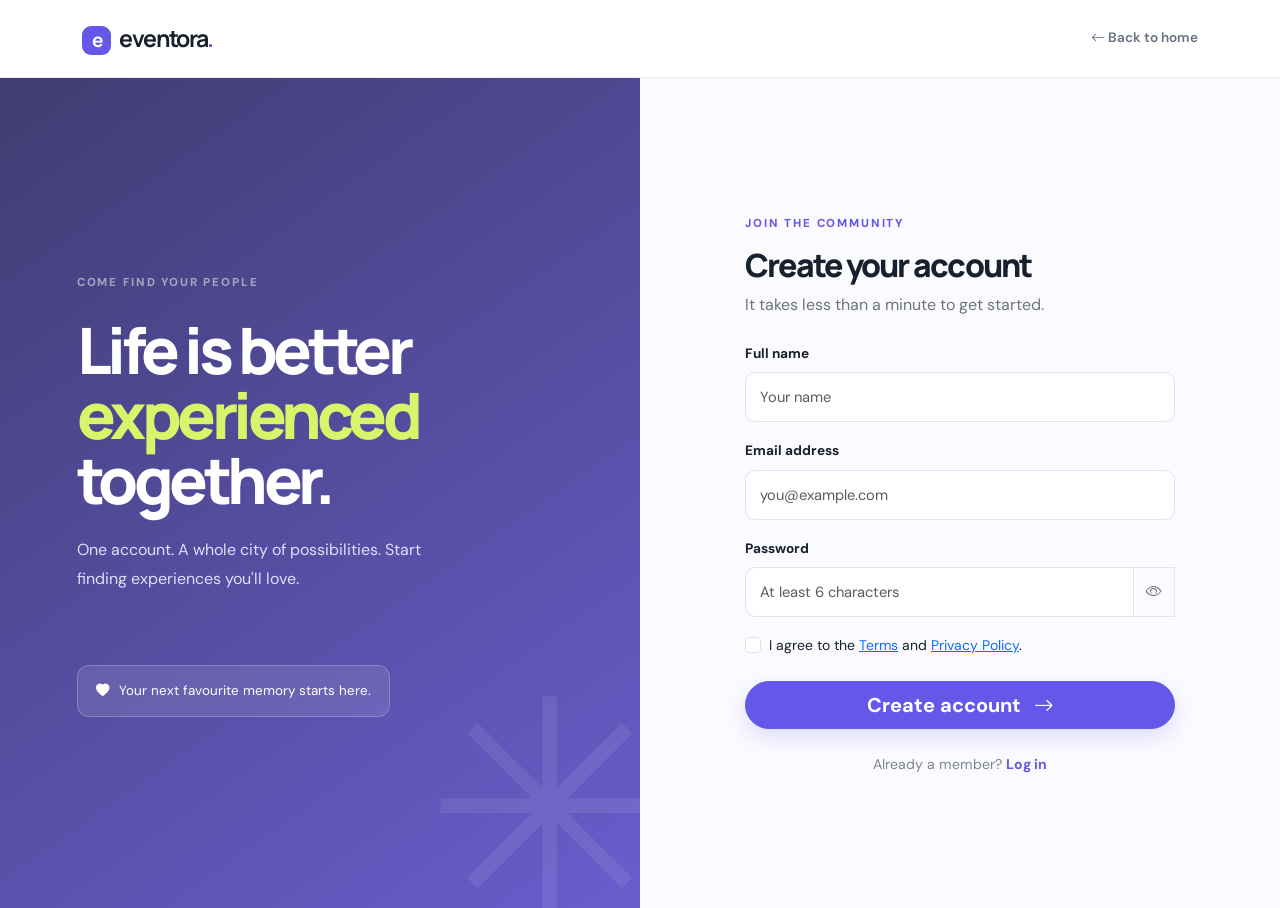
<file: index.html>
<!DOCTYPE html>
<html lang="en">
<head>
    <meta charset="UTF-8">
    <meta name="viewport" content="width=device-width, initial-scale=1.0">
    <title>Create Account — Eventora</title>

    <link href="https://cdn.jsdelivr.net/npm/bootstrap@5.3.3/dist/css/bootstrap.min.css" rel="stylesheet">
    <link href="https://cdn.jsdelivr.net/npm/bootstrap-icons@1.11.3/font/bootstrap-icons.min.css" rel="stylesheet">
    <link href="assets/css/style.css" rel="stylesheet">
</head>

<body class="auth-body">

<nav class="navbar nav-glass">
    <div class="container">
        <a class="navbar-brand fw-bold" href="home.html">
            <span class="brand-mark">e</span> eventora<span class="brand-dot">.</span>
        </a>
        <a href="home.html" class="back-link">
            <i class="bi bi-arrow-left"></i> Back to home
        </a>
    </div>
</nav>

<main class="auth-wrap">

    <div class="auth-visual register-visual">
        <div class="auth-visual-content">
            <span class="eyebrow text-white-50">COME FIND YOUR PEOPLE</span>
            <h1>Life is better<br><span>experienced</span><br>together.</h1>
            <p>One account. A whole city of possibilities. Start finding experiences you'll love.</p>

            <div class="auth-note">
                <i class="bi bi-heart-fill"></i>
                Your next favourite memory starts here.
            </div>
        </div>
    </div>

    <div class="auth-form-side">
        <div class="auth-form">

            <span class="eyebrow">JOIN THE COMMUNITY</span>
            <h2>Create your account</h2>
            <p class="text-secondary mb-4">It takes less than a minute to get started.</p>

            <div id="registerError" class="alert alert-danger d-none"></div>

            <form id="registerForm" class="needs-validation" novalidate>

                <div class="mb-3">
                    <label class="form-label">Full name</label>
                    <input type="text" id="name" class="form-control"
                           placeholder="Your name" required minlength="2">
                    <div class="invalid-feedback">Please enter your name.</div>
                </div>

                <div class="mb-3">
                    <label class="form-label">Email address</label>
                    <input type="email" id="email" class="form-control"
                           placeholder="you@example.com" required>
                    <div class="invalid-feedback">Enter a valid email address.</div>
                </div>

                <div class="mb-3">
                    <label class="form-label">Password</label>

                    <div class="input-group">
                        <input type="password" id="password"
                               class="form-control password-field"
                               placeholder="At least 6 characters"
                               required minlength="6">

                        <button class="btn btn-outline-secondary toggle-password"
                                type="button" aria-label="Show password">
                            <i class="bi bi-eye"></i>
                        </button>

                        <div class="invalid-feedback">Use at least 6 characters.</div>
                    </div>
                </div>

                <div class="form-check mb-4">
                    <input class="form-check-input" type="checkbox"
                           id="terms" required>

                    <label class="form-check-label small" for="terms">
                        I agree to the
                        <a href="#" data-demo-link>Terms</a> and
                        <a href="#" data-demo-link>Privacy Policy</a>.
                    </label>

                    <div class="invalid-feedback">
                        Please accept before continuing.
                    </div>
                </div>

                <button class="btn btn-primary btn-lg rounded-pill w-100"
                        type="submit">
                    Create account
                    <i class="bi bi-arrow-right ms-2"></i>
                </button>

            </form>

            <div class="auth-switch">
                Already a member? <a href="login.html">Log in</a>
            </div>

        </div>
    </div>

</main>

<script src="https://cdn.jsdelivr.net/npm/bootstrap@5.3.3/dist/js/bootstrap.bundle.min.js"></script>
<script src="assets/js/app.js"></script>

</body>
</html>
</file>
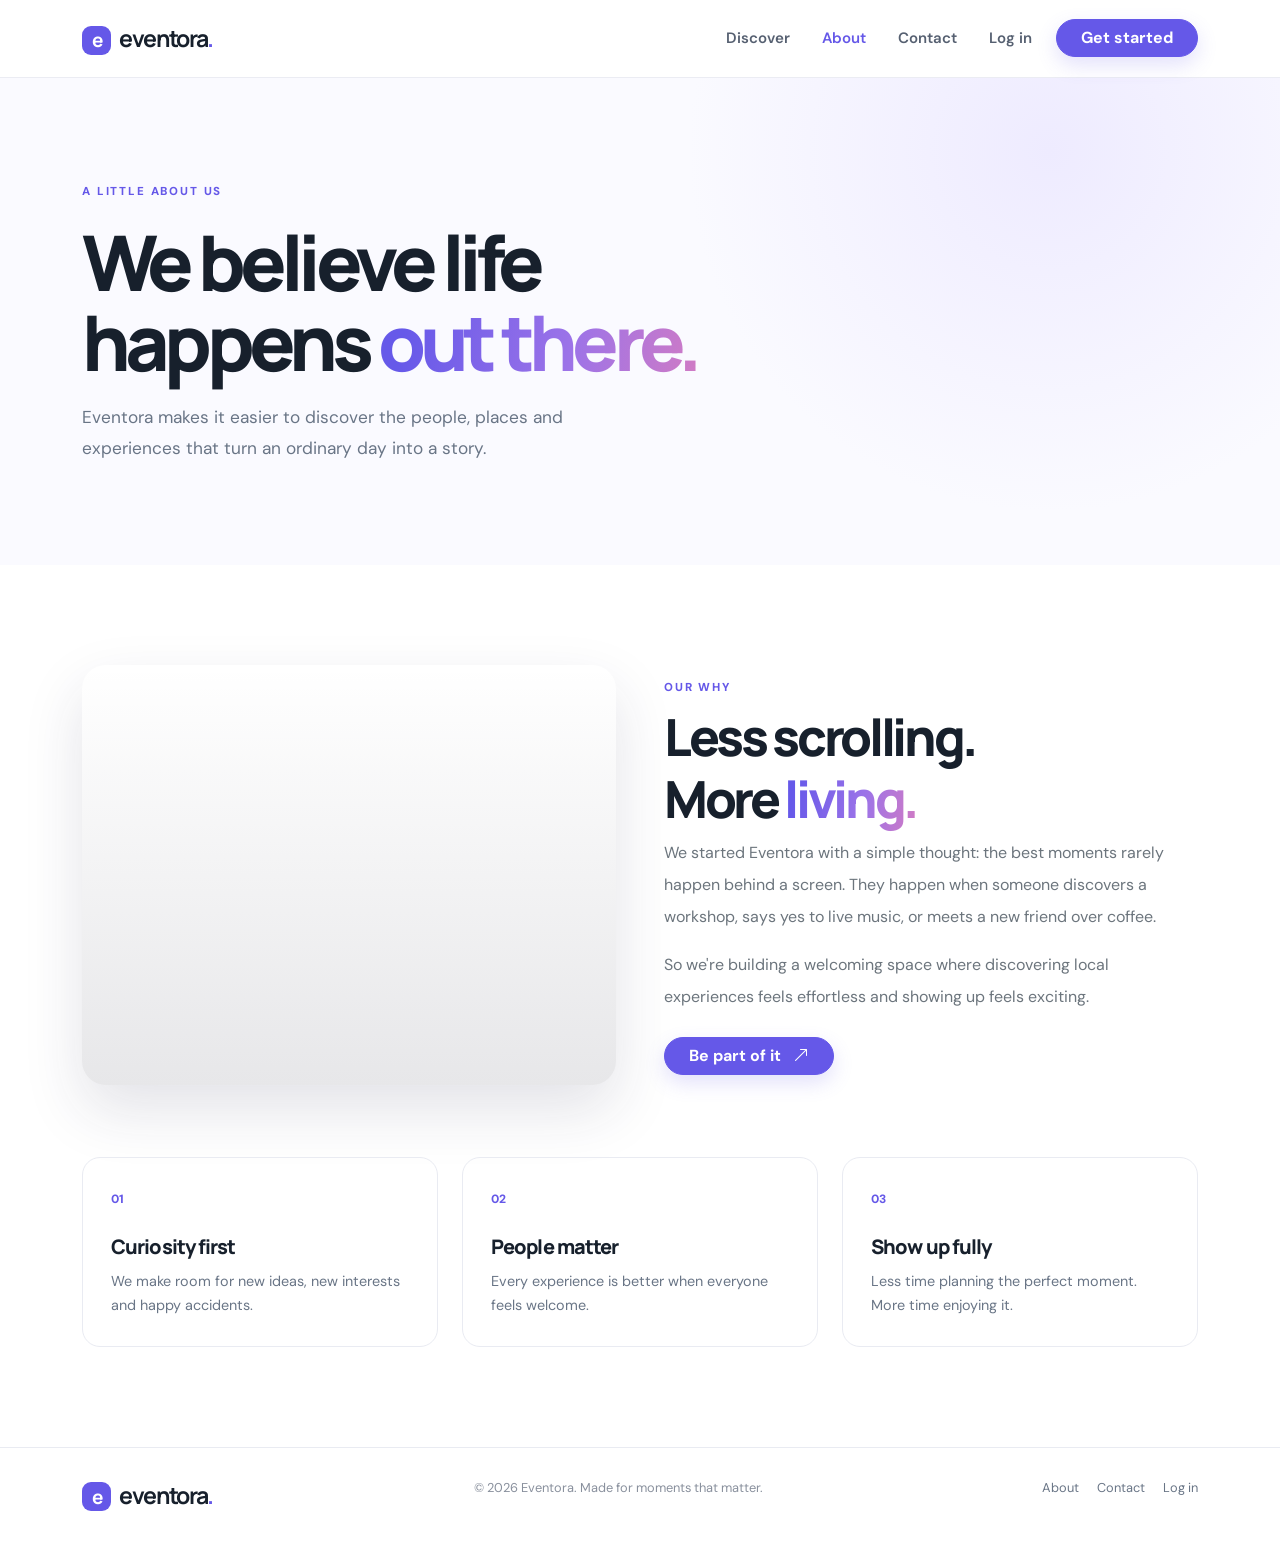
<file: about.html>
<!doctype html><html lang="en"><head><meta charset="utf-8"><meta name="viewport" content="width=device-width, initial-scale=1"><title>About — Eventora</title><link href="https://cdn.jsdelivr.net/npm/bootstrap@5.3.3/dist/css/bootstrap.min.css" rel="stylesheet"><link href="https://cdn.jsdelivr.net/npm/bootstrap-icons@1.11.3/font/bootstrap-icons.min.css" rel="stylesheet"><link href="assets/css/style.css" rel="stylesheet"></head><body>
<nav class="navbar navbar-expand-lg nav-glass sticky-top"><div class="container"><a class="navbar-brand fw-bold" href="index.html"><span class="brand-mark">e</span> eventora<span class="brand-dot">.</span></a><button class="navbar-toggler" data-bs-toggle="collapse" data-bs-target="#nav"><span class="navbar-toggler-icon"></span></button><div class="collapse navbar-collapse" id="nav"><ul class="navbar-nav ms-auto align-items-lg-center gap-lg-3"><li><a class="nav-link" href="index.html">Discover</a></li><li><a class="nav-link active" href="about.html">About</a></li><li><a class="nav-link" href="contact.html">Contact</a></li><li><a class="nav-link" href="login.html">Log in</a></li><li><a class="btn btn-primary rounded-pill px-4" href="register.html">Get started</a></li></ul></div></div></nav>
<header class="inner-hero"><div class="container"><span class="eyebrow">A LITTLE ABOUT US</span><h1>We believe life<br>happens <span class="gradient-text">out there.</span></h1><p>Eventora makes it easier to discover the people, places and experiences that turn an ordinary day into a story.</p></div></header>
<section class="section-pad"><div class="container"><div class="row g-5 align-items-center"><div class="col-lg-6"><div class="about-photo"></div></div><div class="col-lg-6"><span class="eyebrow">OUR WHY</span><h2 class="section-title mt-2">Less scrolling.<br>More <span class="gradient-text">living.</span></h2><p class="text-secondary lh-lg">We started Eventora with a simple thought: the best moments rarely happen behind a screen. They happen when someone discovers a workshop, says yes to live music, or meets a new friend over coffee.</p><p class="text-secondary lh-lg">So we're building a welcoming space where discovering local experiences feels effortless and showing up feels exciting.</p><a href="register.html" class="btn btn-primary rounded-pill px-4 mt-2">Be part of it <i class="bi bi-arrow-up-right ms-2"></i></a></div></div>
<div class="row g-4 mt-5"><div class="col-md-4"><div class="value-card"><span>01</span><h5>Curiosity first</h5><p>We make room for new ideas, new interests and happy accidents.</p></div></div><div class="col-md-4"><div class="value-card"><span>02</span><h5>People matter</h5><p>Every experience is better when everyone feels welcome.</p></div></div><div class="col-md-4"><div class="value-card"><span>03</span><h5>Show up fully</h5><p>Less time planning the perfect moment. More time enjoying it.</p></div></div></div></div></section>
<footer class="site-footer"><div class="container d-flex flex-wrap justify-content-between gap-3"><a class="navbar-brand fw-bold" href="index.html"><span class="brand-mark">e</span> eventora<span class="brand-dot">.</span></a><span>© 2026 Eventora. Made for moments that matter.</span><div><a href="about.html">About</a><a href="contact.html">Contact</a><a href="login.html">Log in</a></div></div></footer><script src="https://cdn.jsdelivr.net/npm/bootstrap@5.3.3/dist/js/bootstrap.bundle.min.js"></script><script src="assets/js/app.js"></script></body></html>
</file>
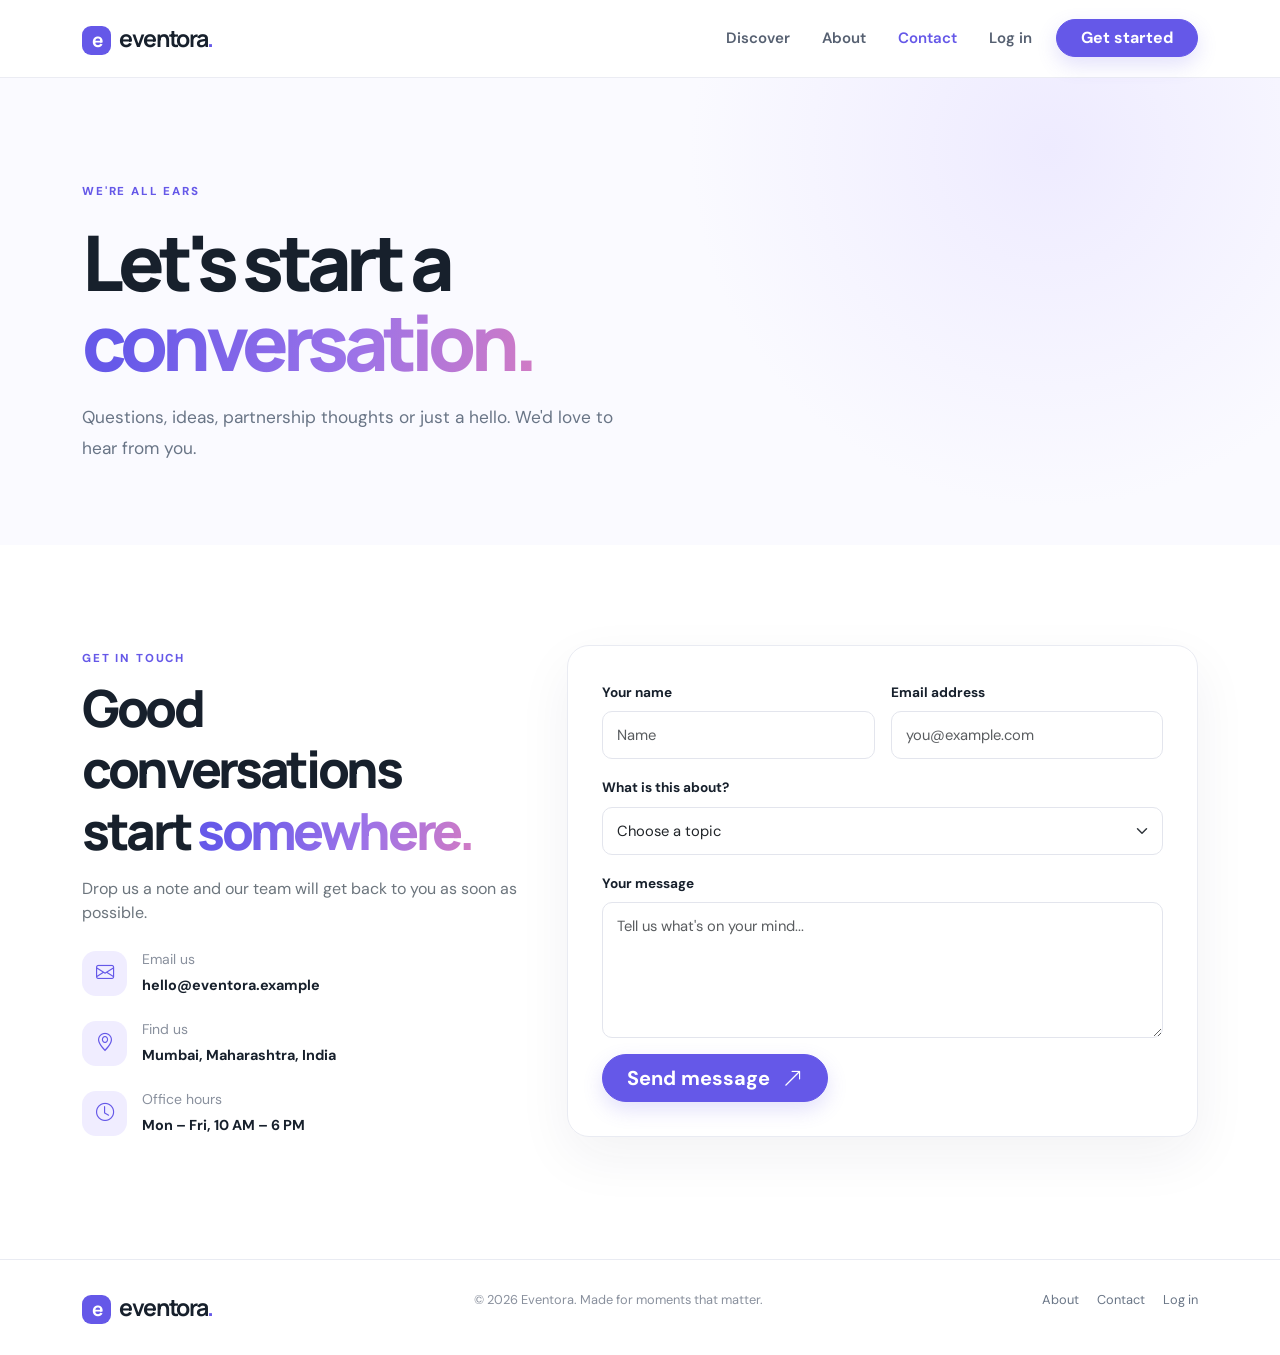
<file: contact.html>
<!doctype html><html lang="en"><head><meta charset="utf-8"><meta name="viewport" content="width=device-width, initial-scale=1"><title>Contact — Eventora</title><link href="https://cdn.jsdelivr.net/npm/bootstrap@5.3.3/dist/css/bootstrap.min.css" rel="stylesheet"><link href="https://cdn.jsdelivr.net/npm/bootstrap-icons@1.11.3/font/bootstrap-icons.min.css" rel="stylesheet"><link href="assets/css/style.css" rel="stylesheet"></head><body>
<nav class="navbar navbar-expand-lg nav-glass sticky-top"><div class="container"><a class="navbar-brand fw-bold" href="index.html"><span class="brand-mark">e</span> eventora<span class="brand-dot">.</span></a><button class="navbar-toggler" data-bs-toggle="collapse" data-bs-target="#nav"><span class="navbar-toggler-icon"></span></button><div class="collapse navbar-collapse" id="nav"><ul class="navbar-nav ms-auto align-items-lg-center gap-lg-3"><li><a class="nav-link" href="index.html">Discover</a></li><li><a class="nav-link" href="about.html">About</a></li><li><a class="nav-link active" href="contact.html">Contact</a></li><li><a class="nav-link" href="login.html">Log in</a></li><li><a class="btn btn-primary rounded-pill px-4" href="register.html">Get started</a></li></ul></div></div></nav>
<header class="inner-hero contact-hero"><div class="container"><span class="eyebrow">WE'RE ALL EARS</span><h1>Let's start a<br><span class="gradient-text">conversation.</span></h1><p>Questions, ideas, partnership thoughts or just a hello. We'd love to hear from you.</p></div></header>
<section class="section-pad"><div class="container"><div class="row g-5"><div class="col-lg-5"><span class="eyebrow">GET IN TOUCH</span><h2 class="section-title mt-2">Good conversations<br>start <span class="gradient-text">somewhere.</span></h2><p class="text-secondary mt-3">Drop us a note and our team will get back to you as soon as possible.</p><div class="contact-detail mt-4"><span><i class="bi bi-envelope"></i></span><div><small>Email us</small><strong>hello@eventora.example</strong></div></div><div class="contact-detail"><span><i class="bi bi-geo-alt"></i></span><div><small>Find us</small><strong>Mumbai, Maharashtra, India</strong></div></div><div class="contact-detail"><span><i class="bi bi-clock"></i></span><div><small>Office hours</small><strong>Mon – Fri, 10 AM – 6 PM</strong></div></div></div>
<div class="col-lg-7"><div class="contact-form-card"><div class="alert alert-success d-none" id="formSuccess">Thanks! Your demo message has been received.</div><form class="needs-validation" novalidate data-demo-form><div class="row g-3"><div class="col-md-6"><label class="form-label">Your name</label><input class="form-control" placeholder="Name" required><div class="invalid-feedback">Please enter your name.</div></div><div class="col-md-6"><label class="form-label">Email address</label><input type="email" class="form-control" placeholder="you@example.com" required><div class="invalid-feedback">Enter a valid email.</div></div><div class="col-12"><label class="form-label">What is this about?</label><select class="form-select" required><option value="" selected disabled>Choose a topic</option><option>General enquiry</option><option>Event partnership</option><option>Technical support</option><option>Something else</option></select><div class="invalid-feedback">Please choose a topic.</div></div><div class="col-12"><label class="form-label">Your message</label><textarea class="form-control" rows="5" placeholder="Tell us what's on your mind..." required minlength="10"></textarea><div class="invalid-feedback">Please write a short message.</div></div><div class="col-12"><button class="btn btn-primary btn-lg rounded-pill px-4" type="submit">Send message <i class="bi bi-arrow-up-right ms-2"></i></button></div></div></form></div></div></div></div></section>
<footer class="site-footer"><div class="container d-flex flex-wrap justify-content-between gap-3"><a class="navbar-brand fw-bold" href="index.html"><span class="brand-mark">e</span> eventora<span class="brand-dot">.</span></a><span>© 2026 Eventora. Made for moments that matter.</span><div><a href="about.html">About</a><a href="contact.html">Contact</a><a href="login.html">Log in</a></div></div></footer><script src="https://cdn.jsdelivr.net/npm/bootstrap@5.3.3/dist/js/bootstrap.bundle.min.js"></script><script src="assets/js/app.js"></script></body></html>
</file>
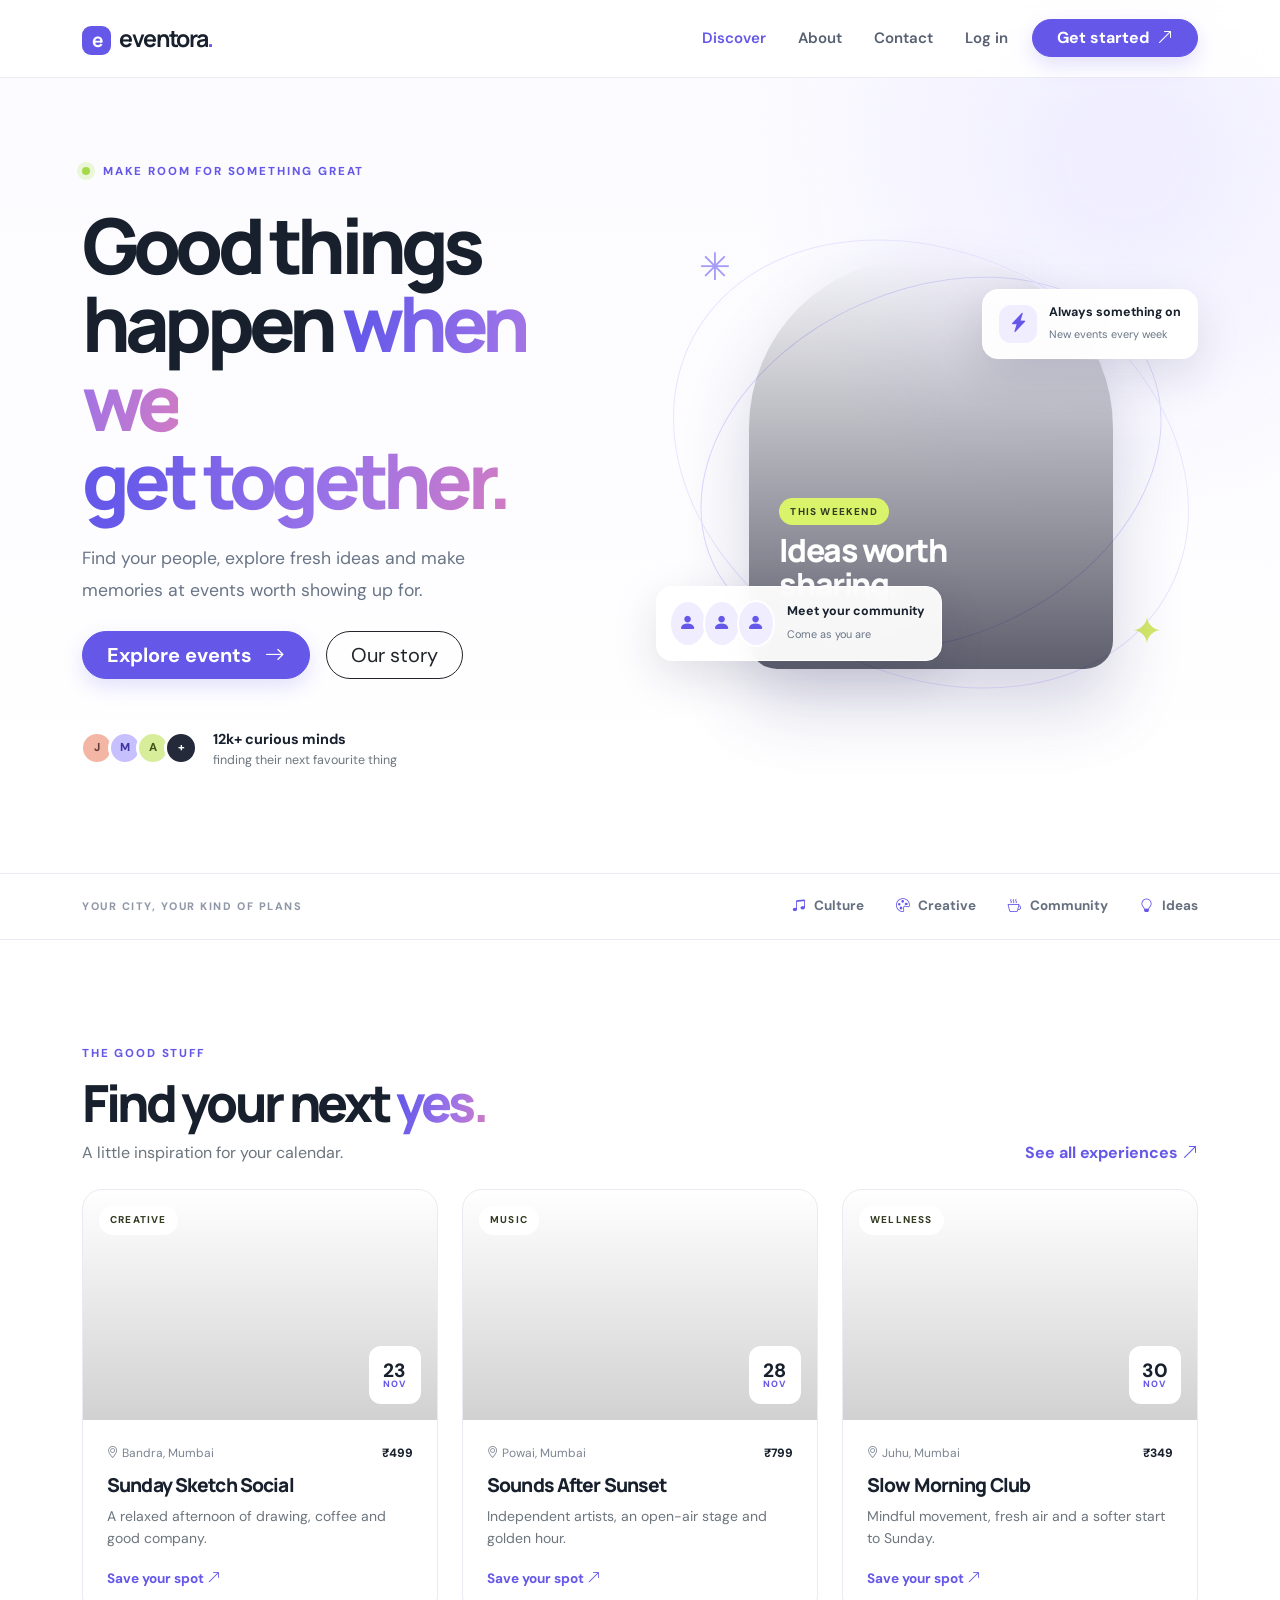
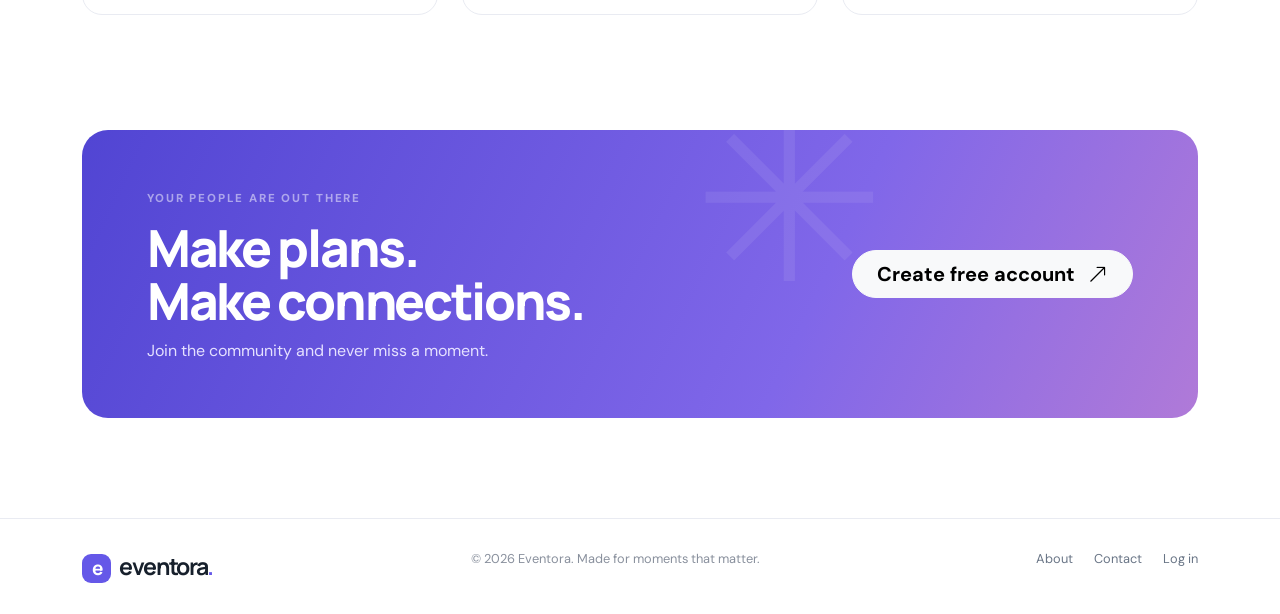
<file: home.html>
<!DOCTYPE html>
<html lang="en">

<head>
    <meta charset="UTF-8">
    <meta name="viewport" content="width=device-width, initial-scale=1">

    <title>Eventora — Your next great experience</title>

    <link href="https://cdn.jsdelivr.net/npm/bootstrap@5.3.3/dist/css/bootstrap.min.css" rel="stylesheet">
    <link href="https://cdn.jsdelivr.net/npm/bootstrap-icons@1.11.3/font/bootstrap-icons.min.css" rel="stylesheet">
    <link href="assets/css/style.css" rel="stylesheet">
</head>

<body>

<nav class="navbar navbar-expand-lg navbar-light fixed-top nav-glass">

    <div class="container">

        <a class="navbar-brand fw-bold" href="home.html">
            <span class="brand-mark">e</span> eventora<span class="brand-dot">.</span>
        </a>

        <button class="navbar-toggler" data-bs-toggle="collapse"
                data-bs-target="#nav">
            <span class="navbar-toggler-icon"></span>
        </button>

        <div class="collapse navbar-collapse" id="nav">

            <ul class="navbar-nav ms-auto align-items-lg-center gap-lg-3">

                <li class="nav-item">
                    <a class="nav-link active" href="home.html">Discover</a>
                </li>

                <li class="nav-item">
                    <a class="nav-link" href="about.html">About</a>
                </li>

                <li class="nav-item">
                    <a class="nav-link" href="contact.html">Contact</a>
                </li>

                <li class="nav-item">
                    <a class="nav-link" href="login.html">Log in</a>
                </li>

                <li class="nav-item">
                    <a class="btn btn-primary rounded-pill px-4"
                       href="index.html">
                        Get started <i class="bi bi-arrow-up-right ms-1"></i>
                    </a>
                </li>

            </ul>

        </div>
    </div>

</nav>

<header class="hero-section">

    <div class="container position-relative">

        <div class="row align-items-center g-5">

            <div class="col-lg-6">

                <span class="eyebrow">
                    <span class="pulse-dot"></span>
                    MAKE ROOM FOR SOMETHING GREAT
                </span>

                <h1 class="hero-title mt-4">
                    Good things<br>
                    happen <span class="gradient-text">when we</span><br>
                    <span class="gradient-text">get together.</span>
                </h1>

                <p class="hero-copy mt-4">
                    Find your people, explore fresh ideas and make memories
                    at events worth showing up for.
                </p>

                <div class="d-flex flex-wrap gap-3 mt-4">

                    <a href="#events"
                       class="btn btn-primary btn-lg rounded-pill px-4">
                        Explore events <i class="bi bi-arrow-right ms-2"></i>
                    </a>

                    <a href="about.html"
                       class="btn btn-outline-dark btn-lg rounded-pill px-4">
                        Our story
                    </a>

                </div>

                <div class="hero-proof mt-5">

                    <div class="avatar-stack">
                        <span>J</span>
                        <span>M</span>
                        <span>A</span>
                        <span>+</span>
                    </div>

                    <div>
                        <strong>12k+ curious minds</strong>
                        <small class="d-block text-secondary">
                            finding their next favourite thing
                        </small>
                    </div>

                </div>

            </div>

            <div class="col-lg-6">

                <div class="hero-art">

                    <div class="art-orbit orbit-one"></div>
                    <div class="art-orbit orbit-two"></div>

                    <div class="hero-photo photo-main">

                        <div class="photo-caption">
                            <span class="caption-tag">THIS WEEKEND</span>
                            <h5>Ideas worth<br>sharing.</h5>
                            <small>
                                <i class="bi bi-geo-alt"></i> Mumbai, India
                            </small>
                        </div>

                    </div>

                    <div class="floating-card float-top">

                        <span class="mini-icon">
                            <i class="bi bi-lightning-charge-fill"></i>
                        </span>

                        <div>
                            <strong>Always something on</strong>
                            <small>New events every week</small>
                        </div>

                    </div>

                    <div class="floating-card float-bottom">

                        <div class="mini-avatars">
                            <i class="bi bi-person-fill"></i>
                            <i class="bi bi-person-fill"></i>
                            <i class="bi bi-person-fill"></i>
                        </div>

                        <div>
                            <strong>Meet your community</strong>
                            <small>Come as you are</small>
                        </div>

                    </div>

                    <div class="art-sparkle sparkle-one">✳</div>
                    <div class="art-sparkle sparkle-two">✦</div>

                </div>

            </div>

        </div>

    </div>

</header>

<section class="trust-strip">

    <div class="container d-flex flex-wrap justify-content-between align-items-center gap-3">

        <span>YOUR CITY, YOUR KIND OF PLANS</span>

        <div class="trust-items">
            <span><i class="bi bi-music-note-beamed"></i> Culture</span>
            <span><i class="bi bi-palette"></i> Creative</span>
            <span><i class="bi bi-cup-hot"></i> Community</span>
            <span><i class="bi bi-lightbulb"></i> Ideas</span>
        </div>

    </div>

</section>

<section class="section-pad" id="events">

    <div class="container">

        <div class="d-flex flex-wrap justify-content-between align-items-end gap-3 mb-4">

            <div>
                <span class="eyebrow">THE GOOD STUFF</span>
                <h2 class="section-title mt-2">
                    Find your next <span class="gradient-text">yes.</span>
                </h2>
                <p class="text-secondary mb-0">
                    A little inspiration for your calendar.
                </p>
            </div>

            <a class="text-link" href="index.html">
                See all experiences <i class="bi bi-arrow-up-right"></i>
            </a>

        </div>

        <div class="row g-4">

            <div class="col-md-4">

                <article class="event-card">

                    <div class="event-image event-one">
                        <span class="event-type">CREATIVE</span>
                        <span class="event-date">23 <small>NOV</small></span>
                    </div>

                    <div class="p-4">

                        <div class="event-meta">
                            <span><i class="bi bi-geo-alt"></i> Bandra, Mumbai</span>
                            <span>₹499</span>
                        </div>

                        <h5>Sunday Sketch Social</h5>

                        <p class="text-secondary small">
                            A relaxed afternoon of drawing, coffee and good company.
                        </p>

                        <a href="index.html" class="event-link">
                            Save your spot <i class="bi bi-arrow-up-right"></i>
                        </a>

                    </div>

                </article>

            </div>

            <div class="col-md-4">

                <article class="event-card">

                    <div class="event-image event-two">
                        <span class="event-type">MUSIC</span>
                        <span class="event-date">28 <small>NOV</small></span>
                    </div>

                    <div class="p-4">

                        <div class="event-meta">
                            <span><i class="bi bi-geo-alt"></i> Powai, Mumbai</span>
                            <span>₹799</span>
                        </div>

                        <h5>Sounds After Sunset</h5>

                        <p class="text-secondary small">
                            Independent artists, an open-air stage and golden hour.
                        </p>

                        <a href="index.html" class="event-link">
                            Save your spot <i class="bi bi-arrow-up-right"></i>
                        </a>

                    </div>

                </article>

            </div>

            <div class="col-md-4">

                <article class="event-card">

                    <div class="event-image event-three">
                        <span class="event-type">WELLNESS</span>
                        <span class="event-date">30 <small>NOV</small></span>
                    </div>

                    <div class="p-4">

                        <div class="event-meta">
                            <span><i class="bi bi-geo-alt"></i> Juhu, Mumbai</span>
                            <span>₹349</span>
                        </div>

                        <h5>Slow Morning Club</h5>

                        <p class="text-secondary small">
                            Mindful movement, fresh air and a softer start to Sunday.
                        </p>

                        <a href="index.html" class="event-link">
                            Save your spot <i class="bi bi-arrow-up-right"></i>
                        </a>

                    </div>

                </article>

            </div>

        </div>

    </div>

</section>

<section class="cta-section">

    <div class="container">

        <div class="cta-panel">

            <div>
                <span class="eyebrow text-white-50">
                    YOUR PEOPLE ARE OUT THERE
                </span>

                <h2>Make plans.<br>Make connections.</h2>

                <p>Join the community and never miss a moment.</p>
            </div>

            <a href="index.html"
               class="btn btn-light btn-lg rounded-pill px-4">
                Create free account
                <i class="bi bi-arrow-up-right ms-2"></i>
            </a>

        </div>

    </div>

</section>

<footer class="site-footer">

    <div class="container d-flex flex-wrap justify-content-between gap-3">

        <a class="navbar-brand fw-bold" href="home.html">
            <span class="brand-mark">e</span> eventora<span class="brand-dot">.</span>
        </a>

        <span>© 2026 Eventora. Made for moments that matter.</span>

        <div>
            <a href="about.html">About</a>
            <a href="contact.html">Contact</a>
            <a href="login.html">Log in</a>
        </div>

    </div>

</footer>

<script src="https://cdn.jsdelivr.net/npm/bootstrap@5.3.3/dist/js/bootstrap.bundle.min.js"></script>
<script src="assets/js/app.js"></script>

</body>
</html>
</file>
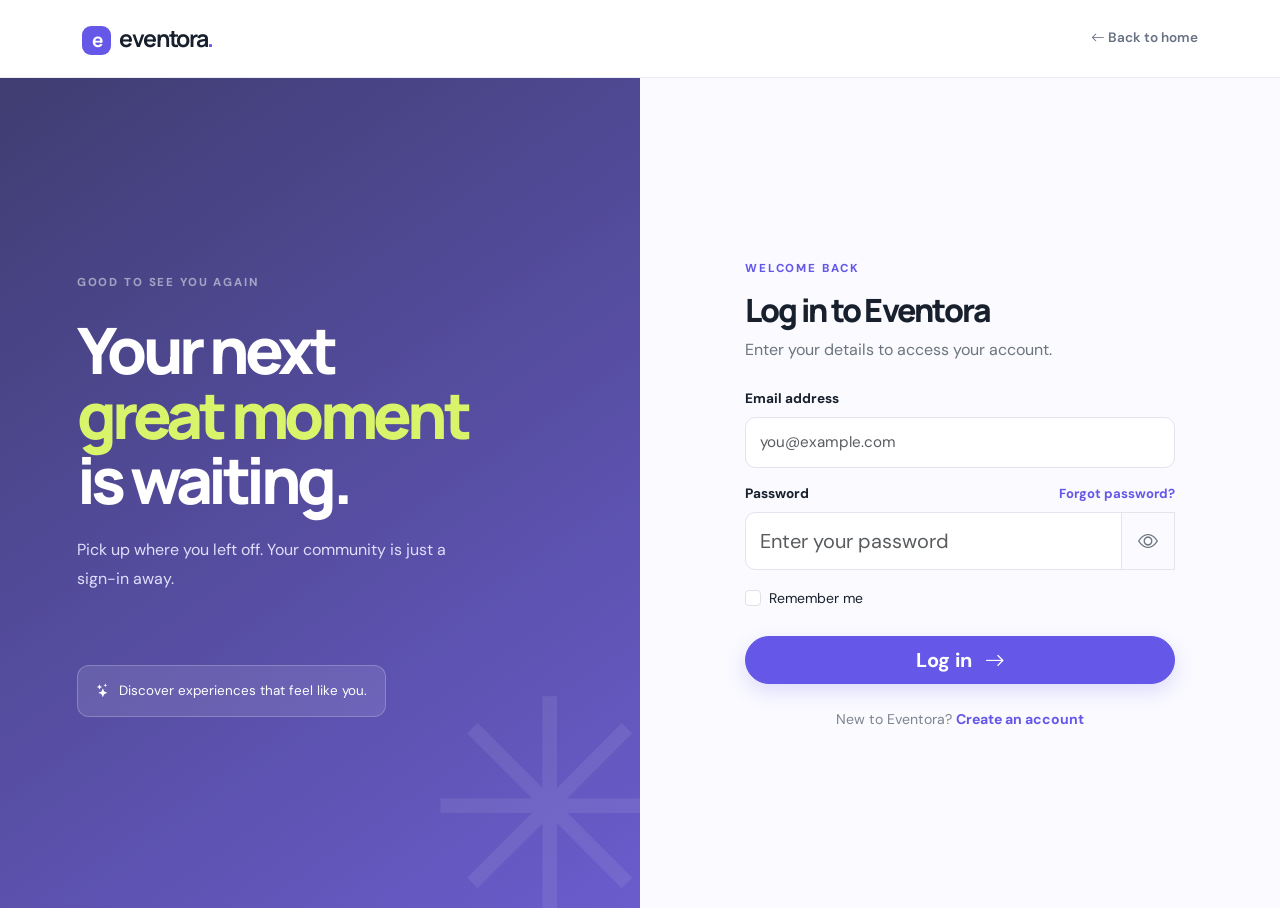
<file: login.html>
<!DOCTYPE html>
<html lang="en">
<head>
    <meta charset="UTF-8">
    <meta name="viewport" content="width=device-width, initial-scale=1.0">
    <title>Log In — Eventora</title>

    <link href="https://cdn.jsdelivr.net/npm/bootstrap@5.3.3/dist/css/bootstrap.min.css" rel="stylesheet">
    <link href="https://cdn.jsdelivr.net/npm/bootstrap-icons@1.11.3/font/bootstrap-icons.min.css" rel="stylesheet">
    <link href="assets/css/style.css" rel="stylesheet">
</head>

<body class="auth-body">

<nav class="navbar nav-glass">
    <div class="container">
        <a class="navbar-brand fw-bold" href="home.html">
            <span class="brand-mark">e</span> eventora<span class="brand-dot">.</span>
        </a>

        <a href="home.html" class="back-link">
            <i class="bi bi-arrow-left"></i> Back to home
        </a>
    </div>
</nav>

<main class="auth-wrap">

    <div class="auth-visual">
        <div class="auth-visual-content">
            <span class="eyebrow text-white-50">GOOD TO SEE YOU AGAIN</span>
            <h1>Your next<br><span>great moment</span><br>is waiting.</h1>
            <p>Pick up where you left off. Your community is just a sign-in away.</p>

            <div class="auth-note">
                <i class="bi bi-stars"></i>
                Discover experiences that feel like you.
            </div>
        </div>
    </div>

    <div class="auth-form-side">
        <div class="auth-form">

            <span class="eyebrow">WELCOME BACK</span>
            <h2>Log in to Eventora</h2>
            <p class="text-secondary mb-4">Enter your details to access your account.</p>

            <div id="loginError" class="alert alert-danger d-none"></div>

            <div id="loginSuccess" class="alert alert-success d-none">
                Login successful! Redirecting...
            </div>

            <form id="loginForm" class="needs-validation" novalidate>

                <div class="mb-3">
                    <label class="form-label">Email address</label>
                    <input type="email" id="email"
                           class="form-control form-control-lg"
                           placeholder="you@example.com" required>

                    <div class="invalid-feedback">Enter a valid email address.</div>
                </div>

                <div class="mb-3">

                    <div class="d-flex justify-content-between">
                        <label class="form-label">Password</label>
                        <a href="#" class="form-small-link">Forgot password?</a>
                    </div>

                    <div class="input-group input-group-lg">
                        <input type="password" id="password"
                               class="form-control password-field"
                               placeholder="Enter your password"
                               required minlength="6">

                        <button class="btn btn-outline-secondary toggle-password"
                                type="button" aria-label="Show password">
                            <i class="bi bi-eye"></i>
                        </button>

                        <div class="invalid-feedback">
                            Password must be at least 6 characters.
                        </div>
                    </div>

                </div>

                <div class="d-flex justify-content-between align-items-center mb-4">
                    <div class="form-check">
                        <input class="form-check-input" type="checkbox" id="remember">
                        <label class="form-check-label small" for="remember">
                            Remember me
                        </label>
                    </div>
                </div>

                <button class="btn btn-primary btn-lg rounded-pill w-100"
                        type="submit">
                    Log in
                    <i class="bi bi-arrow-right ms-2"></i>
                </button>

            </form>

            <div class="auth-switch">
                New to Eventora? <a href="index.html">Create an account</a>
            </div>

        </div>
    </div>

</main>

<script src="https://cdn.jsdelivr.net/npm/bootstrap@5.3.3/dist/js/bootstrap.bundle.min.js"></script>
<script src="assets/js/app.js"></script>

</body>
</html>
</file>
<file: assets/css/style.css>
@import url('https://fonts.googleapis.com/css2?family=DM+Sans:wght@400;500;600;700&family=Manrope:wght@400;500;600;700;800&display=swap');
:root{--ink:#17202c;--muted:#697586;--purple:#6558e8;--purple-dark:#5144d4;--lime:#d9f36a;--line:#e9ebf2;--soft:#f7f7fb}
*{box-sizing:border-box}body{font-family:'DM Sans',sans-serif;color:var(--ink);background:#fff}h1,h2,h3,h4,h5,.navbar-brand{font-family:'Manrope',sans-serif;letter-spacing:-.045em}.nav-glass{background:rgba(255,255,255,.92);backdrop-filter:blur(16px);border-bottom:1px solid rgba(230,232,240,.8);padding:16px 0;z-index:1000}.navbar-brand{font-size:1.45rem;letter-spacing:-.07em;color:var(--ink)}.brand-mark{display:inline-grid;place-items:center;width:29px;height:29px;border-radius:9px;background:var(--purple);color:white;font-size:19px;margin-right:5px}.brand-dot{color:var(--purple)}.nav-link{font-weight:600;color:#566071!important;font-size:.94rem}.nav-link:hover,.nav-link.active{color:var(--purple)!important}.btn-primary{background:var(--purple);border-color:var(--purple);box-shadow:0 8px 20px rgba(101,88,232,.18);font-weight:700}.btn-primary:hover{background:var(--purple-dark);border-color:var(--purple-dark);transform:translateY(-1px)}.btn{transition:.2s ease}.hero-section{padding:158px 0 104px;overflow:hidden;background:radial-gradient(circle at 88% 18%,#efedff 0,transparent 28%),linear-gradient(180deg,#fbfbff 0%,#fff 100%)}.eyebrow{font-size:.72rem;font-weight:800;letter-spacing:.16em;color:var(--purple)}.pulse-dot{display:inline-block;width:8px;height:8px;background:#a5d94a;border-radius:50%;margin-right:8px;box-shadow:0 0 0 5px #eaf6d8}.hero-title{font-size:clamp(3.2rem,6vw,5.65rem);line-height:1.02;font-weight:800;letter-spacing:-.075em}.gradient-text{background:linear-gradient(100deg,#6659e9 10%,#9c73e8 60%,#d17bc4);-webkit-background-clip:text;background-clip:text;color:transparent}.hero-copy{font-size:1.1rem;line-height:1.8;color:var(--muted);max-width:460px}.hero-proof{display:flex;align-items:center;gap:15px}.hero-proof strong{font-size:.9rem}.hero-proof small{font-size:.78rem}.avatar-stack{display:flex;padding-left:4px}.avatar-stack span{width:34px;height:34px;border:3px solid white;border-radius:50%;display:grid;place-items:center;margin-left:-6px;background:#f3b6a5;color:#633f3b;font-size:.72rem;font-weight:800}.avatar-stack span:nth-child(2){background:#c7c0ff;color:#4035a1}.avatar-stack span:nth-child(3){background:#d7ed9a;color:#40561a}.avatar-stack span:nth-child(4){background:#242a3a;color:white}.hero-art{height:490px;position:relative;display:grid;place-items:center}.hero-photo{position:absolute;z-index:2;width:68%;height:84%;border-radius:170px 170px 28px 28px;overflow:hidden;box-shadow:0 35px 70px rgba(46,39,110,.2)}.photo-main{background:linear-gradient(180deg,rgba(21,23,42,.02),rgba(18,19,40,.68)),url('https://images.unsplash.com/photo-1511795409834-ef04bbd61622?auto=format&fit=crop&w=1100&q=85') center/cover}.photo-caption{position:absolute;bottom:32px;left:30px;color:white}.photo-caption h5{font-size:2rem;font-weight:800;line-height:1.05;margin:12px 0}.photo-caption small{opacity:.9}.caption-tag,.event-type{font-size:.62rem;letter-spacing:.12em;font-weight:800;padding:7px 11px;border-radius:30px;background:var(--lime);color:#333b20}.art-orbit{position:absolute;border:1px solid #dcd8ff;border-radius:50%;transform:rotate(-24deg)}.orbit-one{width:480px;height:350px}.orbit-two{width:540px;height:420px;transform:rotate(28deg);border-color:#e8e5ff}.floating-card{position:absolute;z-index:3;background:rgba(255,255,255,.94);backdrop-filter:blur(12px);box-shadow:0 16px 45px rgba(29,34,67,.13);border:1px solid #fff;border-radius:16px;padding:13px 16px;display:flex;align-items:center;gap:12px}.floating-card strong{font-size:.78rem;display:block}.floating-card small{font-size:.68rem;color:var(--muted)}.mini-icon{width:38px;height:38px;border-radius:12px;background:#f0edff;color:var(--purple);display:grid;place-items:center;font-size:1.2rem}.float-top{top:70px;right:0}.float-bottom{bottom:48px;left:-8px}.mini-avatars{display:flex;color:var(--purple);font-size:1.1rem}.mini-avatars i{background:#f0edff;border-radius:50%;padding:8px;margin-left:-4px;border:2px solid white}.art-sparkle{position:absolute;color:#a69cf8;font-size:2.4rem}.sparkle-one{top:20px;left:35px}.sparkle-two{bottom:48px;right:35px;color:#d4e96a}.trust-strip{padding:22px 0;border-top:1px solid var(--line);border-bottom:1px solid var(--line)}.trust-strip>div>span{font-size:.68rem;font-weight:800;letter-spacing:.14em;color:#9098a7}.trust-items{display:flex;gap:32px;color:#667080;font-weight:700;font-size:.84rem}.trust-items i{color:var(--purple);margin-right:6px}.section-pad{padding:100px 0}.section-title{font-size:clamp(2.2rem,4vw,3.4rem);font-weight:800;letter-spacing:-.065em}.text-link,.event-link{color:var(--purple);font-weight:700;text-decoration:none}.event-card{height:100%;border:1px solid var(--line);border-radius:20px;overflow:hidden;transition:.25s;background:white}.event-card:hover{transform:translateY(-7px);box-shadow:0 22px 45px rgba(29,34,67,.09)}.event-image{height:230px;position:relative;background-size:cover;background-position:center}.event-one{background-image:linear-gradient(0deg,rgba(0,0,0,.18),transparent),url('https://images.unsplash.com/photo-1513364776144-60967b0f800f?auto=format&fit=crop&w=900&q=80')}.event-two{background-image:linear-gradient(0deg,rgba(0,0,0,.18),transparent),url('https://images.unsplash.com/photo-1501386761578-eac5c94b800a?auto=format&fit=crop&w=900&q=80')}.event-three{background-image:linear-gradient(0deg,rgba(0,0,0,.18),transparent),url('https://images.unsplash.com/photo-1506126613408-eca07ce68773?auto=format&fit=crop&w=900&q=80')}.event-type{position:absolute;top:16px;left:16px;background:white}.event-date{position:absolute;bottom:16px;right:16px;width:52px;height:58px;border-radius:12px;background:white;display:grid;place-content:center;text-align:center;font-size:1.2rem;font-weight:800;line-height:1}.event-date small{font-size:.57rem;letter-spacing:.12em;color:var(--purple)}.event-meta{display:flex;justify-content:space-between;color:#7c8492;font-size:.75rem;margin-bottom:12px}.event-meta span:last-child{font-weight:800;color:var(--ink)}.event-card h5{font-weight:800;font-size:1.2rem}.event-card p{line-height:1.6}.event-link{font-size:.85rem}.cta-section{padding:15px 0 100px}.cta-panel{padding:55px 65px;border-radius:26px;background:linear-gradient(115deg,#5145d3,#8067e9 65%,#b07ad8);color:white;display:flex;justify-content:space-between;align-items:center;gap:25px;overflow:hidden;position:relative}.cta-panel:after{content:"✳";position:absolute;font-size:230px;right:28%;top:-100px;color:rgba(255,255,255,.08)}.cta-panel h2{font-size:clamp(2.3rem,4vw,3.5rem);font-weight:800;line-height:1.04;margin:12px 0}.cta-panel p{color:#e5e1ff;margin:0}.cta-panel .btn{position:relative;z-index:1;font-weight:700}.site-footer{padding:30px 0;border-top:1px solid var(--line);color:#89909d;font-size:.8rem}.site-footer .navbar-brand{color:var(--ink)}.site-footer a:not(.navbar-brand){color:#697586;text-decoration:none;margin-left:18px}.inner-hero{padding:100px 0 85px;background:radial-gradient(circle at 82% 15%,#eeebff,transparent 32%),#fafaff}.inner-hero h1{font-size:clamp(3rem,6vw,5rem);font-weight:800;line-height:1.04;letter-spacing:-.075em;margin:20px 0}.inner-hero p{max-width:560px;color:var(--muted);font-size:1.08rem;line-height:1.8}.about-photo{min-height:420px;border-radius:24px;background:linear-gradient(0deg,rgba(20,20,40,.1),transparent),url('https://images.unsplash.com/photo-1529156069898-49953e39b3ac?auto=format&fit=crop&w=1100&q=85') center/cover;box-shadow:0 25px 60px rgba(35,35,80,.13)}.value-card{height:100%;padding:28px;border:1px solid var(--line);border-radius:18px}.value-card span{font-weight:800;color:var(--purple);font-size:.75rem}.value-card h5{font-weight:800;margin:25px 0 10px}.value-card p{color:var(--muted);font-size:.9rem;line-height:1.7;margin:0}.contact-hero{padding-bottom:65px}.contact-detail{display:flex;align-items:center;gap:15px;margin-bottom:22px}.contact-detail>span{width:45px;height:45px;display:grid;place-items:center;border-radius:14px;background:#f0edff;color:var(--purple);font-size:1.15rem}.contact-detail small{display:block;color:#89909d;margin-bottom:3px}.contact-detail strong{font-size:.9rem}.contact-form-card{padding:34px;border:1px solid var(--line);border-radius:22px;box-shadow:0 20px 55px rgba(29,34,67,.06)}.form-label{font-weight:700;font-size:.85rem}.form-control,.form-select{border-color:#e3e5ed;border-radius:10px;padding:12px 14px;font-size:.92rem}.form-control:focus,.form-select:focus{border-color:#a59df4;box-shadow:0 0 0 .22rem rgba(101,88,232,.12)}.auth-body{min-height:100vh;background:#fafaff}.auth-wrap{display:grid;grid-template-columns:1fr 1fr;min-height:calc(100vh - 70px)}.auth-visual{background:linear-gradient(145deg,rgba(31,28,89,.85),rgba(83,66,196,.86)),url('https://images.unsplash.com/photo-1517457373958-b7ffb1e6b7e8?auto=format&fit=crop&w=1200&q=85') center/cover;display:flex;align-items:center;padding:9% 12%;color:white;position:relative;overflow:hidden}.auth-visual:after{content:"✳";position:absolute;font-size:300px;right:-35px;bottom:-130px;color:rgba(255,255,255,.08)}.auth-visual-content{position:relative;z-index:1;max-width:470px}.auth-visual h1{font-size:clamp(3rem,5vw,4.8rem);font-weight:800;line-height:1.02;letter-spacing:-.07em;margin:24px 0}.auth-visual h1 span{color:#d9f36a}.auth-visual p{color:#e0defb;line-height:1.8;max-width:380px}.auth-note{margin-top:55px;padding:15px 18px;border:1px solid rgba(255,255,255,.22);background:rgba(255,255,255,.1);border-radius:12px;display:inline-flex;gap:10px;align-items:center;font-size:.84rem}.register-visual{background-image:linear-gradient(145deg,rgba(31,28,89,.85),rgba(83,66,196,.86)),url('https://images.unsplash.com/photo-1528605248644-14dd04022da1?auto=format&fit=crop&w=1200&q=85')}.auth-form-side{display:grid;place-items:center;padding:55px 7%}.auth-form{width:100%;max-width:430px}.auth-form h2{font-size:2rem;font-weight:800;margin:12px 0 8px;letter-spacing:-.055em}.auth-form .form-control{padding:13px 14px}.auth-form .form-control-lg{font-size:.95rem}.auth-form .input-group .btn{border-color:#e3e5ed;border-radius:0 10px 10px 0}.auth-form .input-group .form-control{border-radius:10px 0 0 10px}.form-small-link,.auth-switch a{color:var(--purple);text-decoration:none;font-weight:700;font-size:.82rem}.auth-switch{text-align:center;margin-top:25px;color:#7d8592;font-size:.88rem}.auth-switch a{font-size:inherit}.back-link{color:#687183;text-decoration:none;font-size:.85rem;font-weight:600}.back-link:hover{color:var(--purple)}
@media(max-width:991px){.hero-section{padding:130px 0 70px}.hero-art{height:430px;margin-top:10px}.hero-photo{width:62%}.float-top{right:2%}.float-bottom{left:2%}.auth-wrap{grid-template-columns:1fr}.auth-visual{min-height:380px;padding:55px 9%}.auth-visual h1{font-size:3.5rem}.auth-form-side{padding:55px 8%}}@media(max-width:575px){.hero-title{font-size:3.35rem}.hero-art{height:350px}.hero-photo{width:70%;height:85%}.orbit-one{width:330px;height:270px}.orbit-two{width:360px;height:310px}.floating-card{padding:9px 11px}.floating-card strong{font-size:.68rem}.floating-card small{font-size:.6rem}.float-top{top:15px}.float-bottom{bottom:5px}.trust-items{gap:15px;flex-wrap:wrap}.section-pad{padding:70px 0}.cta-panel{padding:35px 27px;align-items:flex-start;flex-direction:column}.site-footer .container{flex-direction:column}.site-footer a:not(.navbar-brand){margin:0 14px 0 0}.contact-form-card{padding:22px}.inner-hero{padding:75px 0 60px}.auth-visual{min-height:330px}.auth-visual h1{font-size:3rem}.auth-note{margin-top:25px}}
</file>
